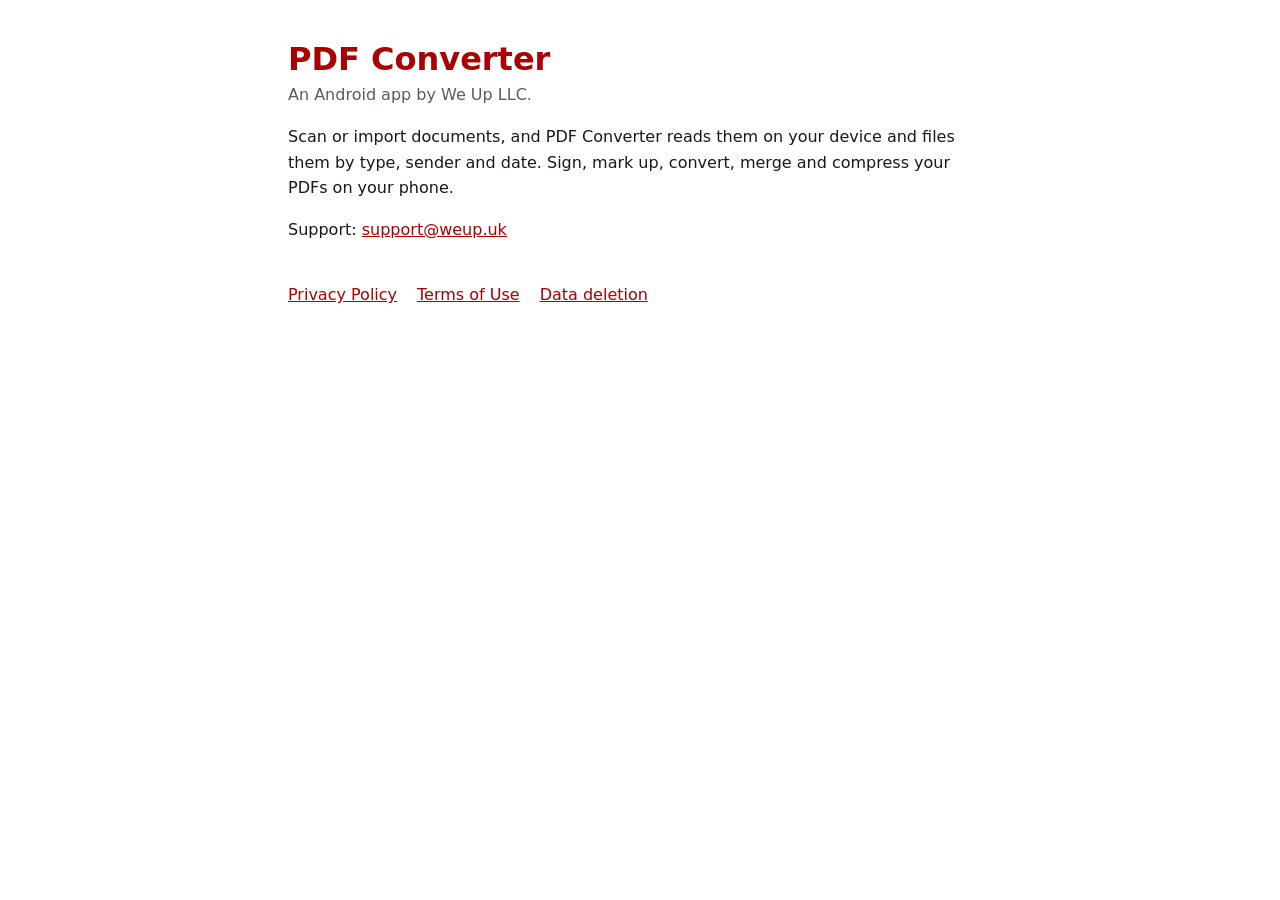
<file: index.html>
<!DOCTYPE html>
<html lang="en">
<head>
<meta charset="utf-8">
<meta name="viewport" content="width=device-width, initial-scale=1">
<title>PDF Converter</title>
<link rel="stylesheet" href="style.css">
</head>
<body>
<main>
<h1>PDF Converter</h1>
<p class="meta">An Android app by We Up LLC.</p>
<p>Scan or import documents, and PDF Converter reads them on your device and files them by type, sender and date. Sign, mark up, convert, merge and compress your PDFs on your phone.</p>
<p>Support: <a href="mailto:support@weup.uk">support@weup.uk</a></p>
<p class="links"><a href="privacy/">Privacy Policy</a> <a href="terms/">Terms of Use</a> <a href="delete/">Data deletion</a></p>
</main>
</body>
</html>
</file>
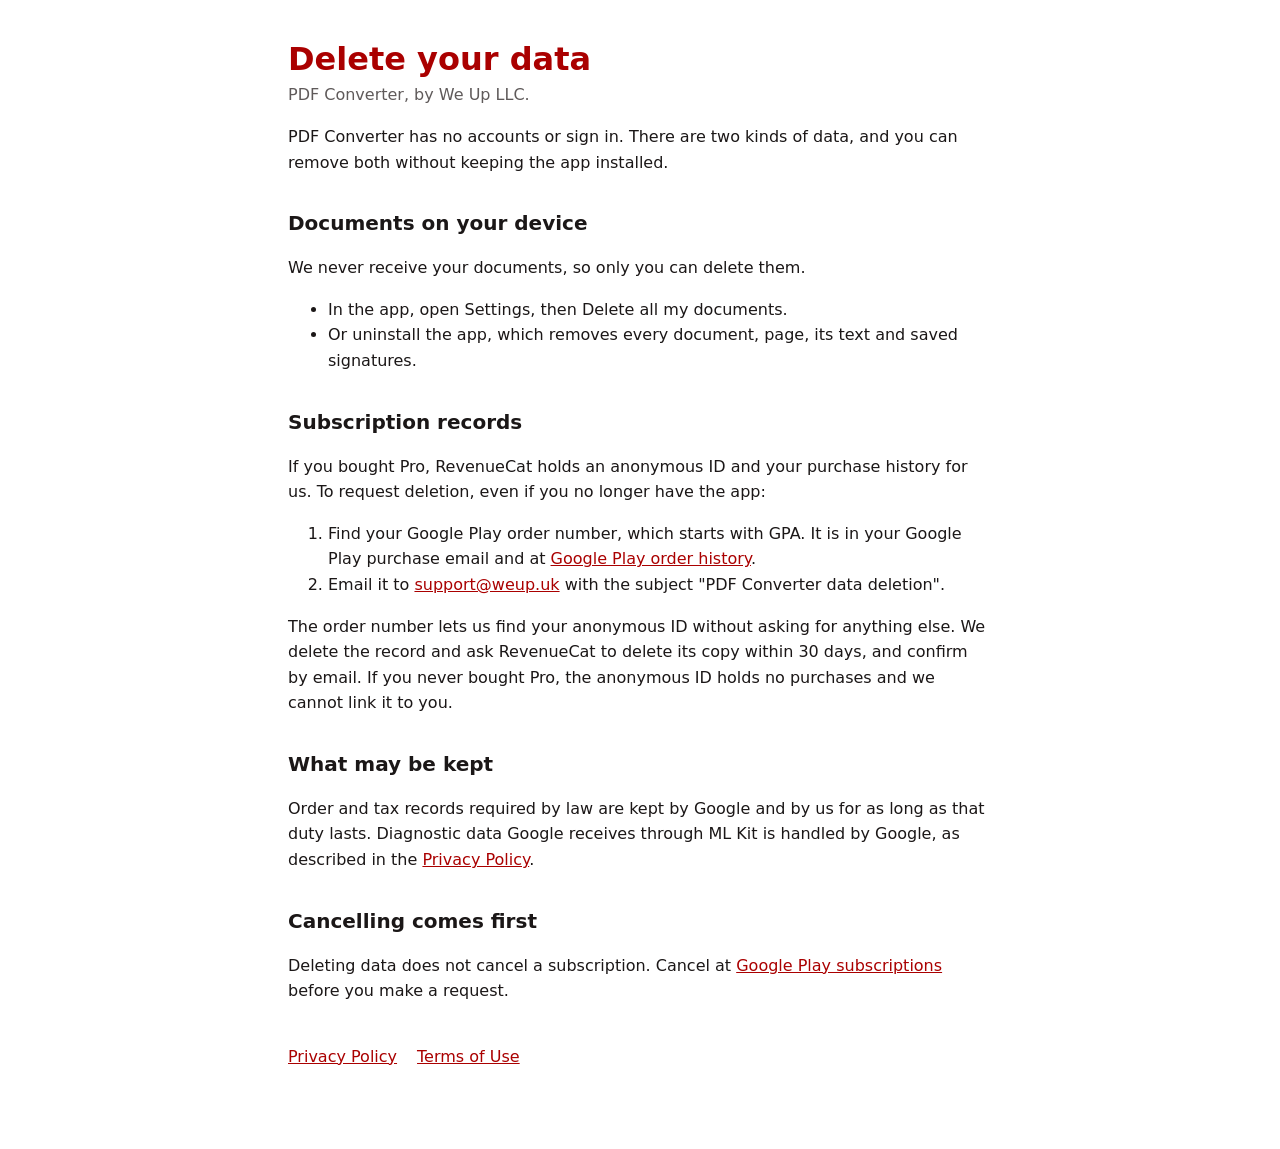
<file: delete/index.html>
<!DOCTYPE html>
<html lang="en">
<head>
<meta charset="utf-8">
<meta name="viewport" content="width=device-width, initial-scale=1">
<title>Delete your data from PDF Converter</title>
<link rel="stylesheet" href="../style.css">
</head>
<body>
<main>
<h1>Delete your data</h1>
<p class="meta">PDF Converter, by We Up LLC.</p>

<p>PDF Converter has no accounts or sign in. There are two kinds of data, and you can remove both without keeping the app installed.</p>

<h2>Documents on your device</h2>
<p>We never receive your documents, so only you can delete them.</p>
<ul>
<li>In the app, open Settings, then Delete all my documents.</li>
<li>Or uninstall the app, which removes every document, page, its text and saved signatures.</li>
</ul>

<h2>Subscription records</h2>
<p>If you bought Pro, RevenueCat holds an anonymous ID and your purchase history for us. To request deletion, even if you no longer have the app:</p>
<ol>
<li>Find your Google Play order number, which starts with GPA. It is in your Google Play purchase email and at <a href="https://play.google.com/store/account/orderhistory">Google Play order history</a>.</li>
<li>Email it to <a href="mailto:support@weup.uk?subject=PDF%20Converter%20data%20deletion">support@weup.uk</a> with the subject "PDF Converter data deletion".</li>
</ol>
<p>The order number lets us find your anonymous ID without asking for anything else. We delete the record and ask RevenueCat to delete its copy within 30 days, and confirm by email. If you never bought Pro, the anonymous ID holds no purchases and we cannot link it to you.</p>

<h2>What may be kept</h2>
<p>Order and tax records required by law are kept by Google and by us for as long as that duty lasts. Diagnostic data Google receives through ML Kit is handled by Google, as described in the <a href="../privacy/">Privacy Policy</a>.</p>

<h2>Cancelling comes first</h2>
<p>Deleting data does not cancel a subscription. Cancel at <a href="https://play.google.com/store/account/subscriptions">Google Play subscriptions</a> before you make a request.</p>

<p class="links"><a href="../privacy/">Privacy Policy</a> <a href="../terms/">Terms of Use</a></p>
</main>
</body>
</html>
</file>
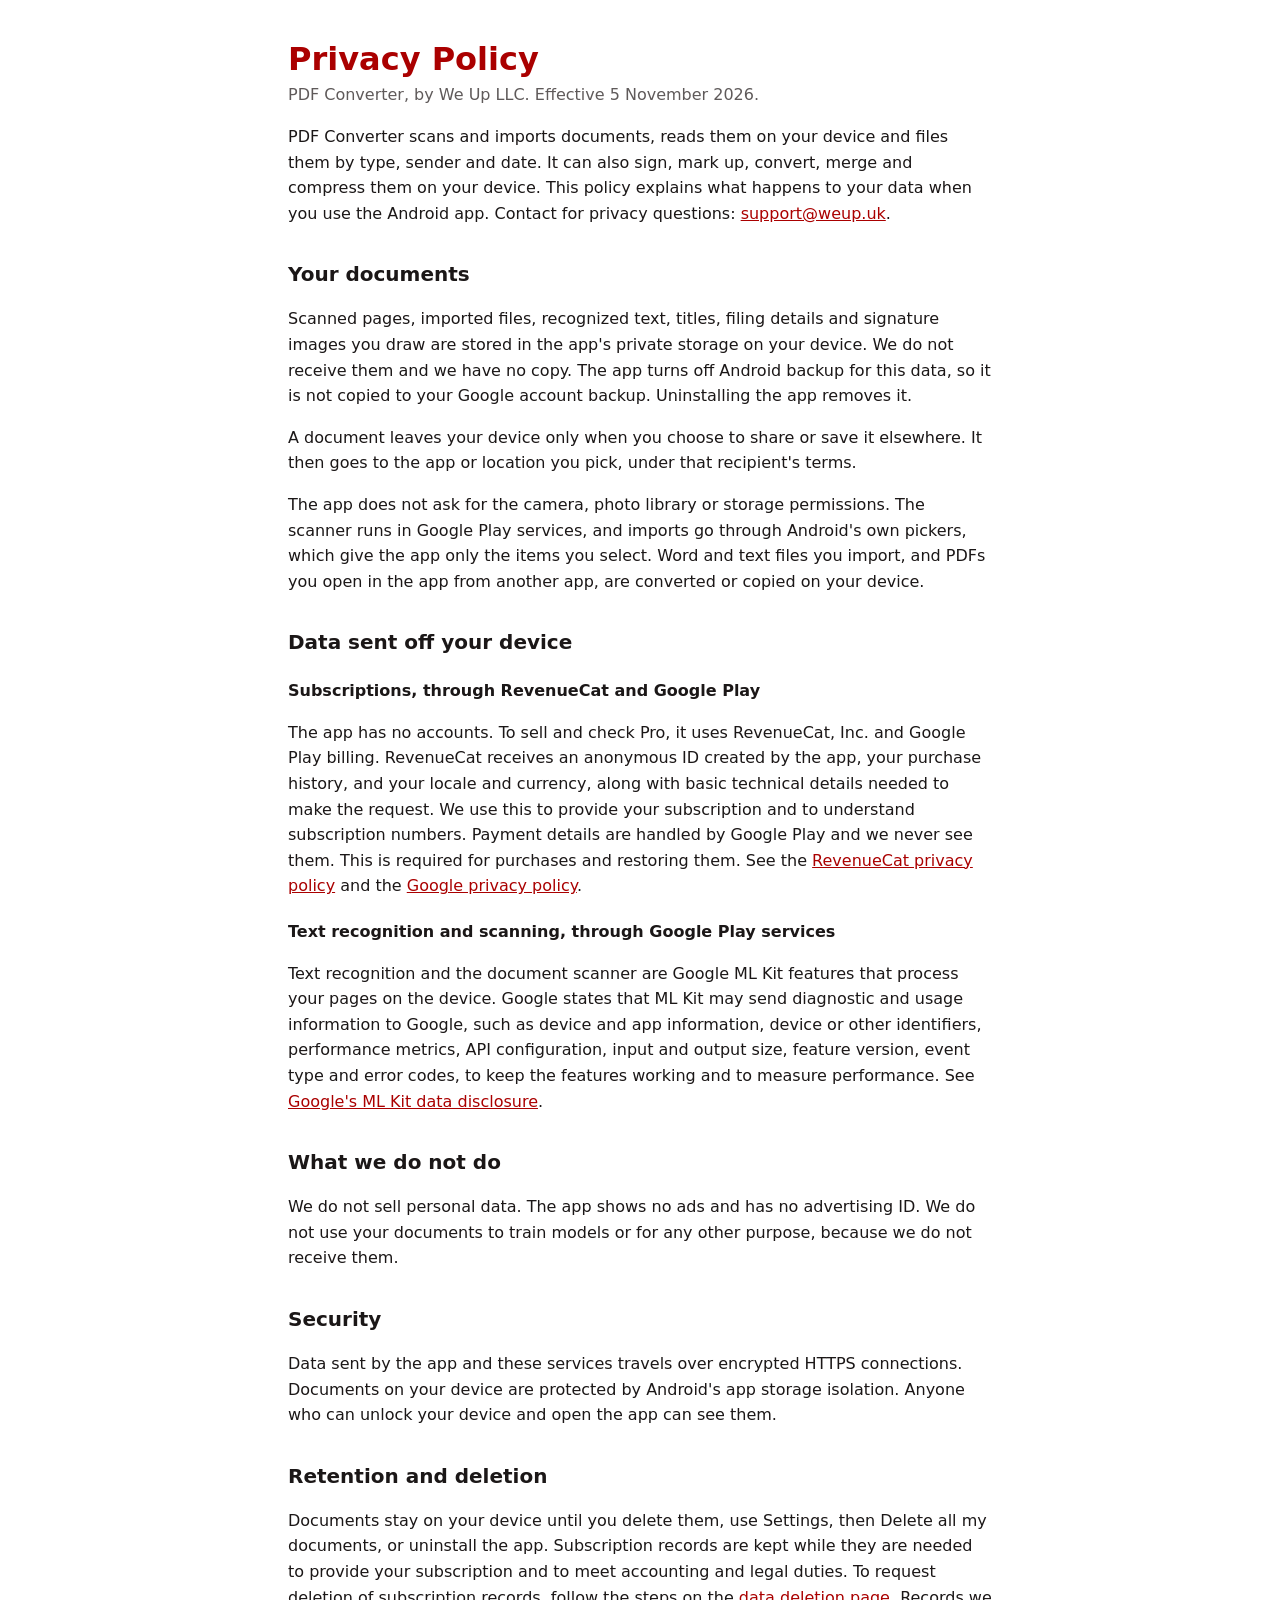
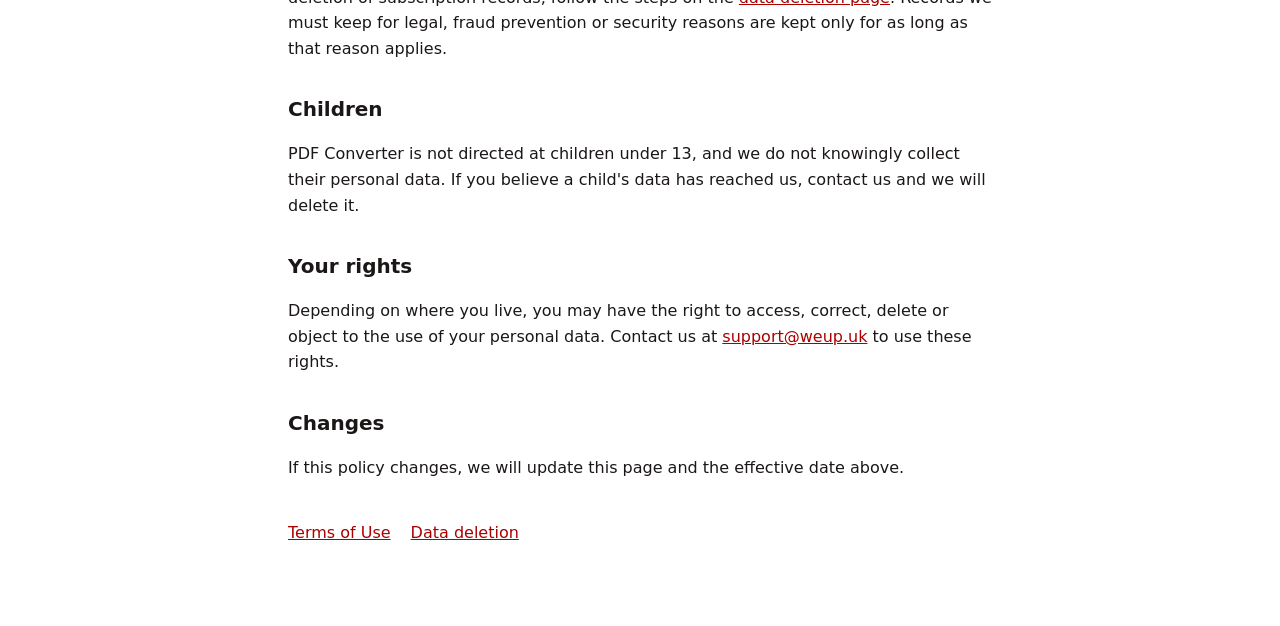
<file: privacy/index.html>
<!DOCTYPE html>
<html lang="en">
<head>
<meta charset="utf-8">
<meta name="viewport" content="width=device-width, initial-scale=1">
<title>Privacy Policy for PDF Converter</title>
<link rel="stylesheet" href="../style.css">
</head>
<body>
<main>
<h1>Privacy Policy</h1>
<p class="meta">PDF Converter, by We Up LLC. Effective 5 November 2026.</p>

<p>PDF Converter scans and imports documents, reads them on your device and files them by type, sender and date. It can also sign, mark up, convert, merge and compress them on your device. This policy explains what happens to your data when you use the Android app. Contact for privacy questions: <a href="mailto:support@weup.uk">support@weup.uk</a>.</p>

<h2>Your documents</h2>
<p>Scanned pages, imported files, recognized text, titles, filing details and signature images you draw are stored in the app's private storage on your device. We do not receive them and we have no copy. The app turns off Android backup for this data, so it is not copied to your Google account backup. Uninstalling the app removes it.</p>
<p>A document leaves your device only when you choose to share or save it elsewhere. It then goes to the app or location you pick, under that recipient's terms.</p>
<p>The app does not ask for the camera, photo library or storage permissions. The scanner runs in Google Play services, and imports go through Android's own pickers, which give the app only the items you select. Word and text files you import, and PDFs you open in the app from another app, are converted or copied on your device.</p>

<h2>Data sent off your device</h2>
<h3>Subscriptions, through RevenueCat and Google Play</h3>
<p>The app has no accounts. To sell and check Pro, it uses RevenueCat, Inc. and Google Play billing. RevenueCat receives an anonymous ID created by the app, your purchase history, and your locale and currency, along with basic technical details needed to make the request. We use this to provide your subscription and to understand subscription numbers. Payment details are handled by Google Play and we never see them. This is required for purchases and restoring them. See the <a href="https://www.revenuecat.com/privacy">RevenueCat privacy policy</a> and the <a href="https://policies.google.com/privacy">Google privacy policy</a>.</p>
<h3>Text recognition and scanning, through Google Play services</h3>
<p>Text recognition and the document scanner are Google ML Kit features that process your pages on the device. Google states that ML Kit may send diagnostic and usage information to Google, such as device and app information, device or other identifiers, performance metrics, API configuration, input and output size, feature version, event type and error codes, to keep the features working and to measure performance. See <a href="https://developers.google.com/ml-kit/android-data-disclosure">Google's ML Kit data disclosure</a>.</p>

<h2>What we do not do</h2>
<p>We do not sell personal data. The app shows no ads and has no advertising ID. We do not use your documents to train models or for any other purpose, because we do not receive them.</p>

<h2>Security</h2>
<p>Data sent by the app and these services travels over encrypted HTTPS connections. Documents on your device are protected by Android's app storage isolation. Anyone who can unlock your device and open the app can see them.</p>

<h2>Retention and deletion</h2>
<p>Documents stay on your device until you delete them, use Settings, then Delete all my documents, or uninstall the app. Subscription records are kept while they are needed to provide your subscription and to meet accounting and legal duties. To request deletion of subscription records, follow the steps on the <a href="../delete/">data deletion page</a>. Records we must keep for legal, fraud prevention or security reasons are kept only for as long as that reason applies.</p>

<h2>Children</h2>
<p>PDF Converter is not directed at children under 13, and we do not knowingly collect their personal data. If you believe a child's data has reached us, contact us and we will delete it.</p>

<h2>Your rights</h2>
<p>Depending on where you live, you may have the right to access, correct, delete or object to the use of your personal data. Contact us at <a href="mailto:support@weup.uk">support@weup.uk</a> to use these rights.</p>

<h2>Changes</h2>
<p>If this policy changes, we will update this page and the effective date above.</p>

<p class="links"><a href="../terms/">Terms of Use</a> <a href="../delete/">Data deletion</a></p>
</main>
</body>
</html>
</file>
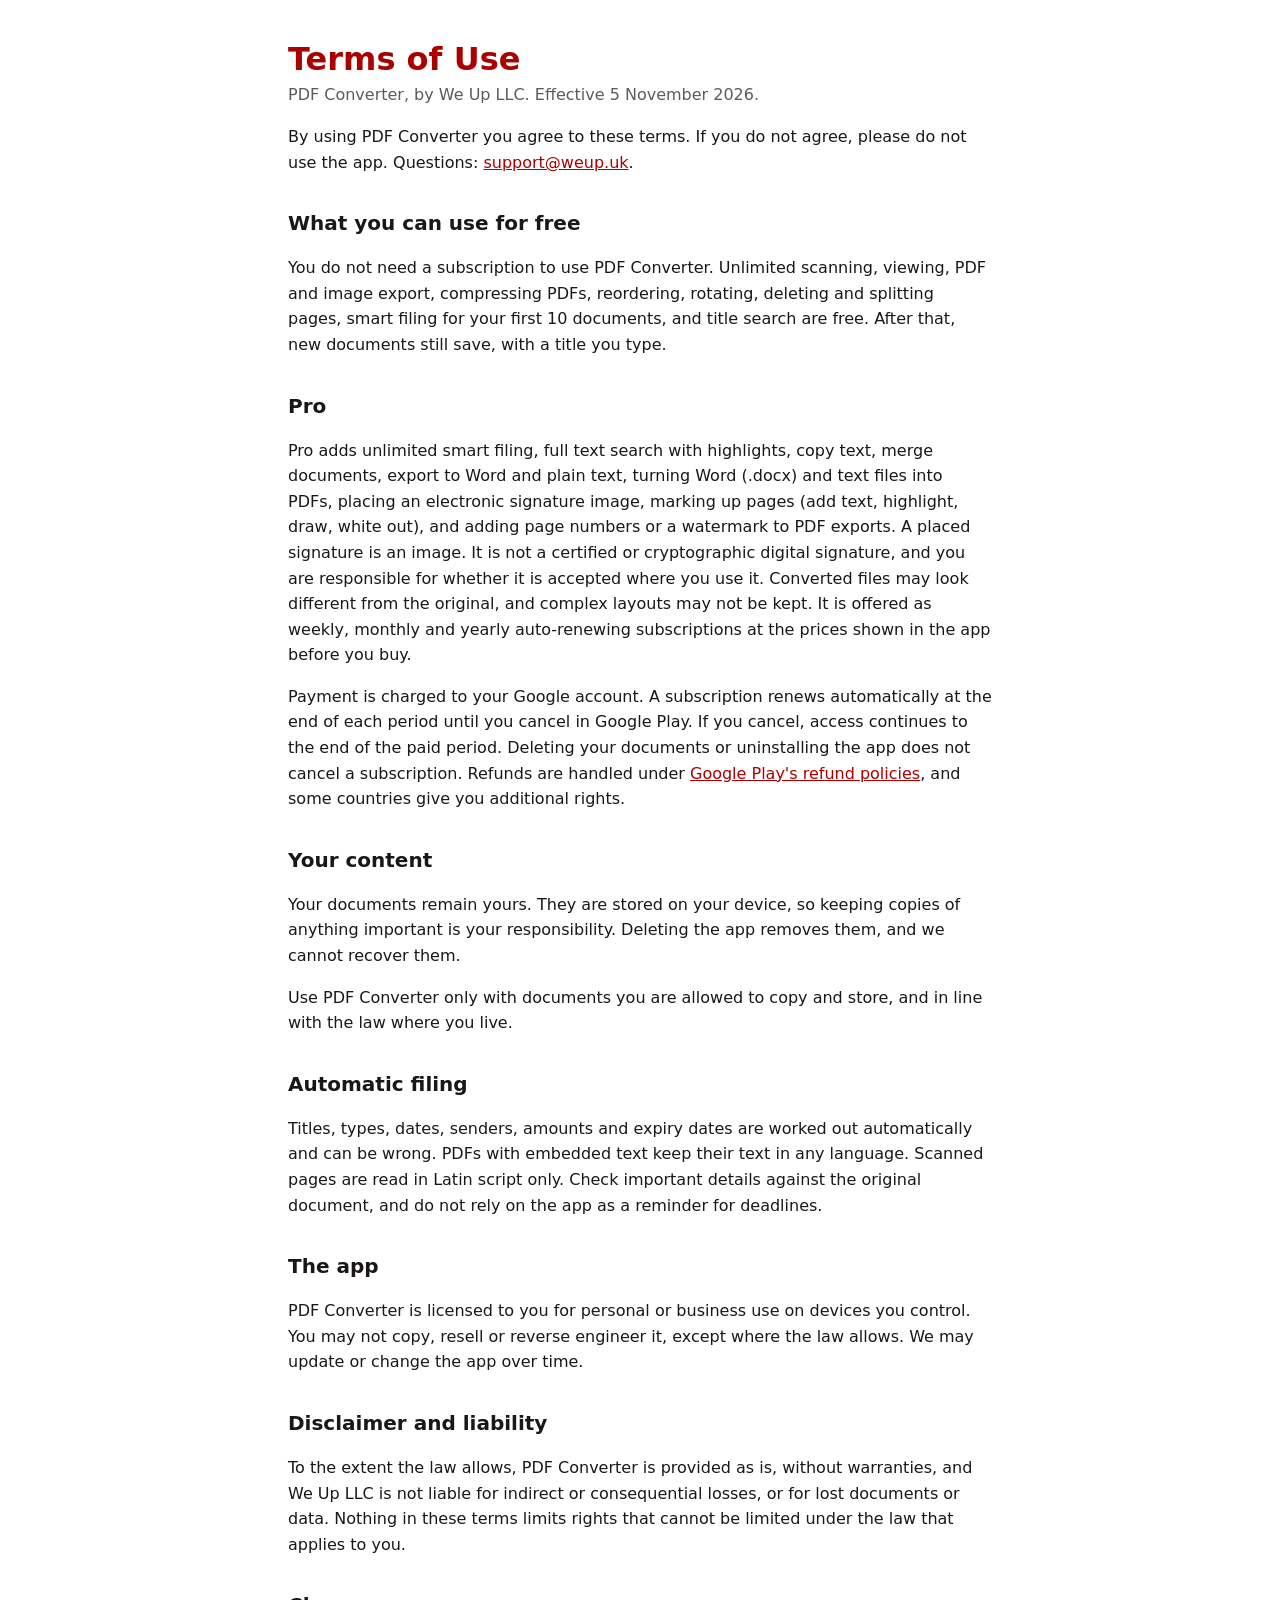
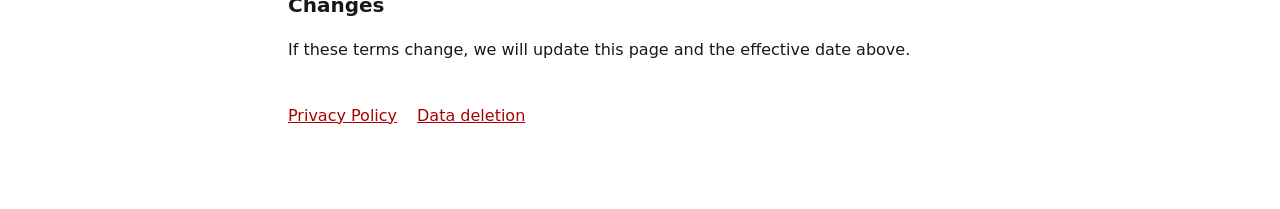
<file: terms/index.html>
<!DOCTYPE html>
<html lang="en">
<head>
<meta charset="utf-8">
<meta name="viewport" content="width=device-width, initial-scale=1">
<title>Terms of Use for PDF Converter</title>
<link rel="stylesheet" href="../style.css">
</head>
<body>
<main>
<h1>Terms of Use</h1>
<p class="meta">PDF Converter, by We Up LLC. Effective 5 November 2026.</p>

<p>By using PDF Converter you agree to these terms. If you do not agree, please do not use the app. Questions: <a href="mailto:support@weup.uk">support@weup.uk</a>.</p>

<h2>What you can use for free</h2>
<p>You do not need a subscription to use PDF Converter. Unlimited scanning, viewing, PDF and image export, compressing PDFs, reordering, rotating, deleting and splitting pages, smart filing for your first 10 documents, and title search are free. After that, new documents still save, with a title you type.</p>

<h2>Pro</h2>
<p>Pro adds unlimited smart filing, full text search with highlights, copy text, merge documents, export to Word and plain text, turning Word (.docx) and text files into PDFs, placing an electronic signature image, marking up pages (add text, highlight, draw, white out), and adding page numbers or a watermark to PDF exports. A placed signature is an image. It is not a certified or cryptographic digital signature, and you are responsible for whether it is accepted where you use it. Converted files may look different from the original, and complex layouts may not be kept. It is offered as weekly, monthly and yearly auto-renewing subscriptions at the prices shown in the app before you buy.</p>
<p>Payment is charged to your Google account. A subscription renews automatically at the end of each period until you cancel in Google Play. If you cancel, access continues to the end of the paid period. Deleting your documents or uninstalling the app does not cancel a subscription. Refunds are handled under <a href="https://support.google.com/googleplay/answer/2479637">Google Play's refund policies</a>, and some countries give you additional rights.</p>

<h2>Your content</h2>
<p>Your documents remain yours. They are stored on your device, so keeping copies of anything important is your responsibility. Deleting the app removes them, and we cannot recover them.</p>
<p>Use PDF Converter only with documents you are allowed to copy and store, and in line with the law where you live.</p>

<h2>Automatic filing</h2>
<p>Titles, types, dates, senders, amounts and expiry dates are worked out automatically and can be wrong. PDFs with embedded text keep their text in any language. Scanned pages are read in Latin script only. Check important details against the original document, and do not rely on the app as a reminder for deadlines.</p>

<h2>The app</h2>
<p>PDF Converter is licensed to you for personal or business use on devices you control. You may not copy, resell or reverse engineer it, except where the law allows. We may update or change the app over time.</p>

<h2>Disclaimer and liability</h2>
<p>To the extent the law allows, PDF Converter is provided as is, without warranties, and We Up LLC is not liable for indirect or consequential losses, or for lost documents or data. Nothing in these terms limits rights that cannot be limited under the law that applies to you.</p>

<h2>Changes</h2>
<p>If these terms change, we will update this page and the effective date above.</p>

<p class="links"><a href="../privacy/">Privacy Policy</a> <a href="../delete/">Data deletion</a></p>
</main>
</body>
</html>
</file>
<file: style.css>
body {
  margin: 0;
  background: #fff;
  color: #1b1717;
  font: 16px/1.6 Roboto, system-ui, -apple-system, "Segoe UI", sans-serif;
}

main {
  max-width: 44rem;
  margin: 0 auto;
  padding: 2.5rem 1.25rem 4rem;
}

h1 {
  margin: 0 0 0.25rem;
  font-size: 2rem;
  line-height: 1.2;
  color: #aa0000;
}

h2 {
  margin: 2rem 0 0.5rem;
  font-size: 1.25rem;
}

h3 {
  margin: 1.25rem 0 0.25rem;
  font-size: 1rem;
}

a {
  color: #aa0000;
}

.meta {
  margin-top: 0;
  color: #5f5a5a;
}

.links {
  margin-top: 2.5rem;
  display: flex;
  flex-wrap: wrap;
  gap: 1.25rem;
}
</file>
